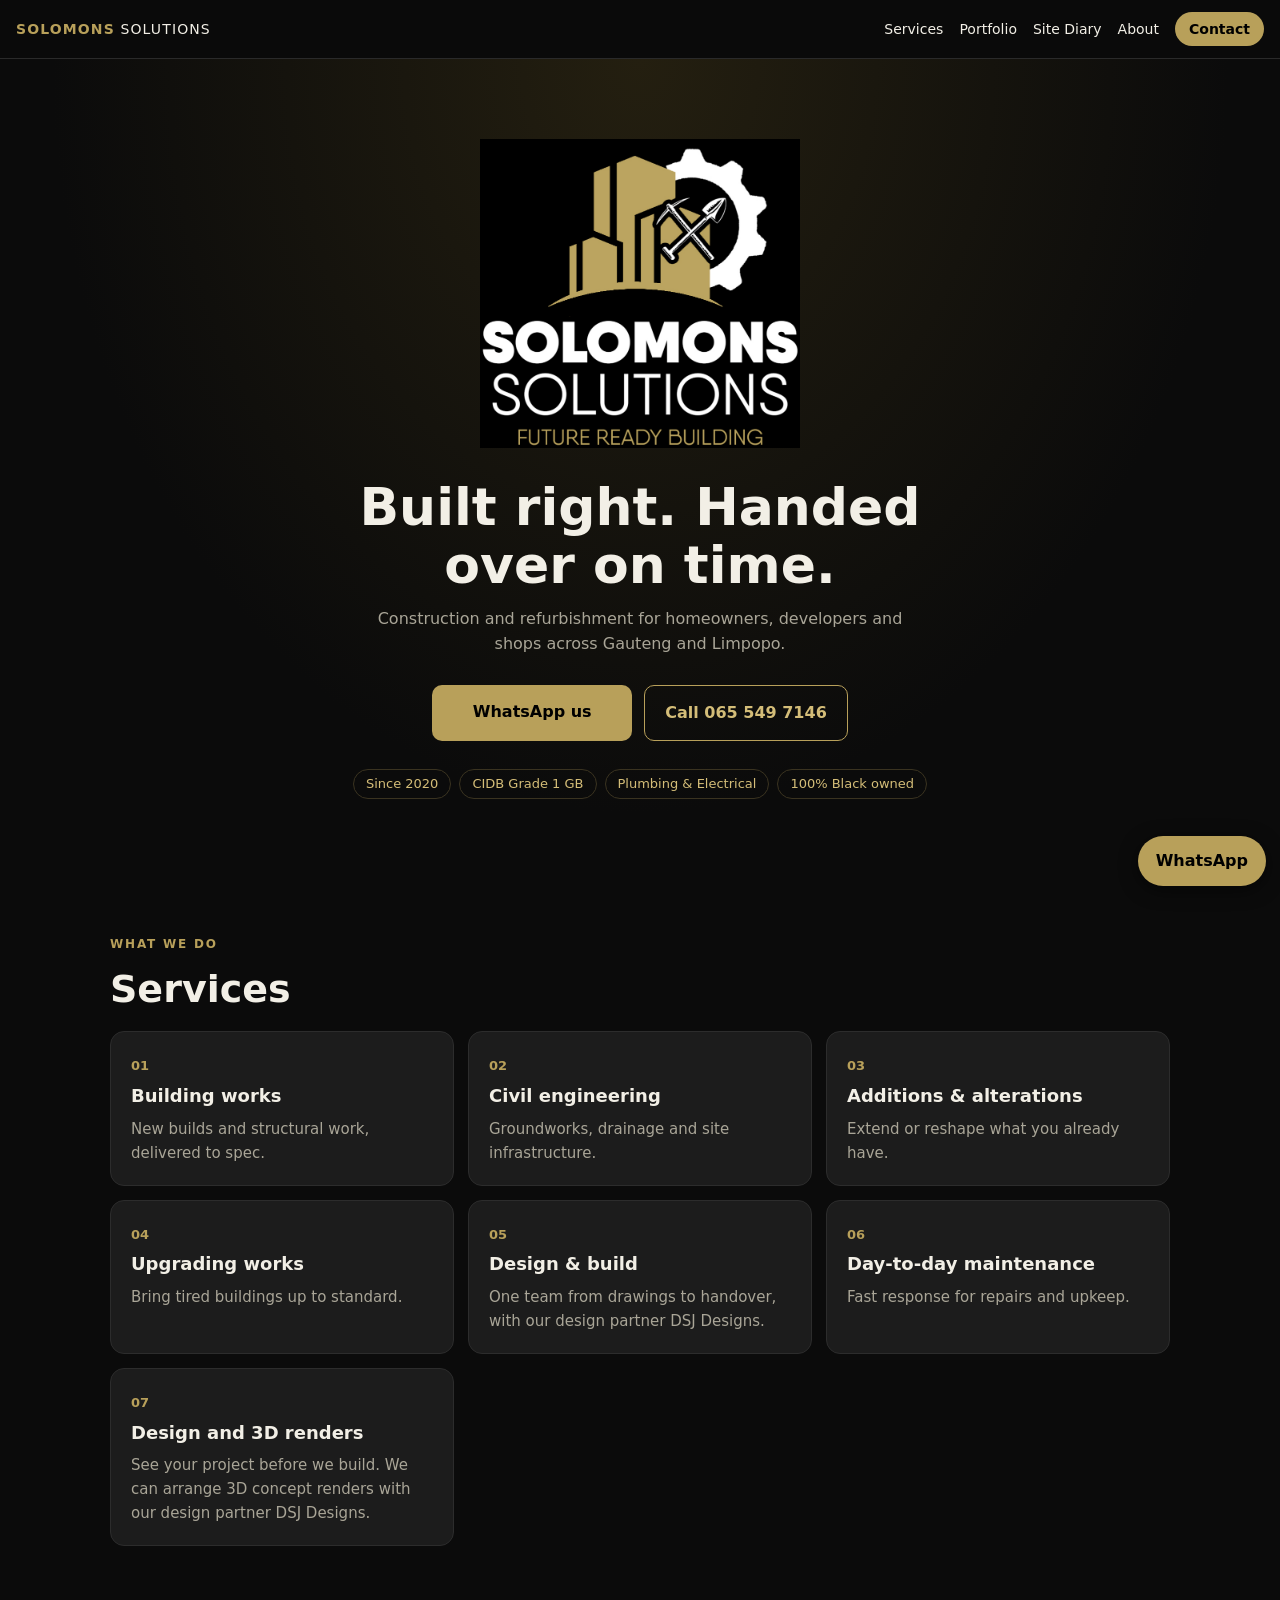
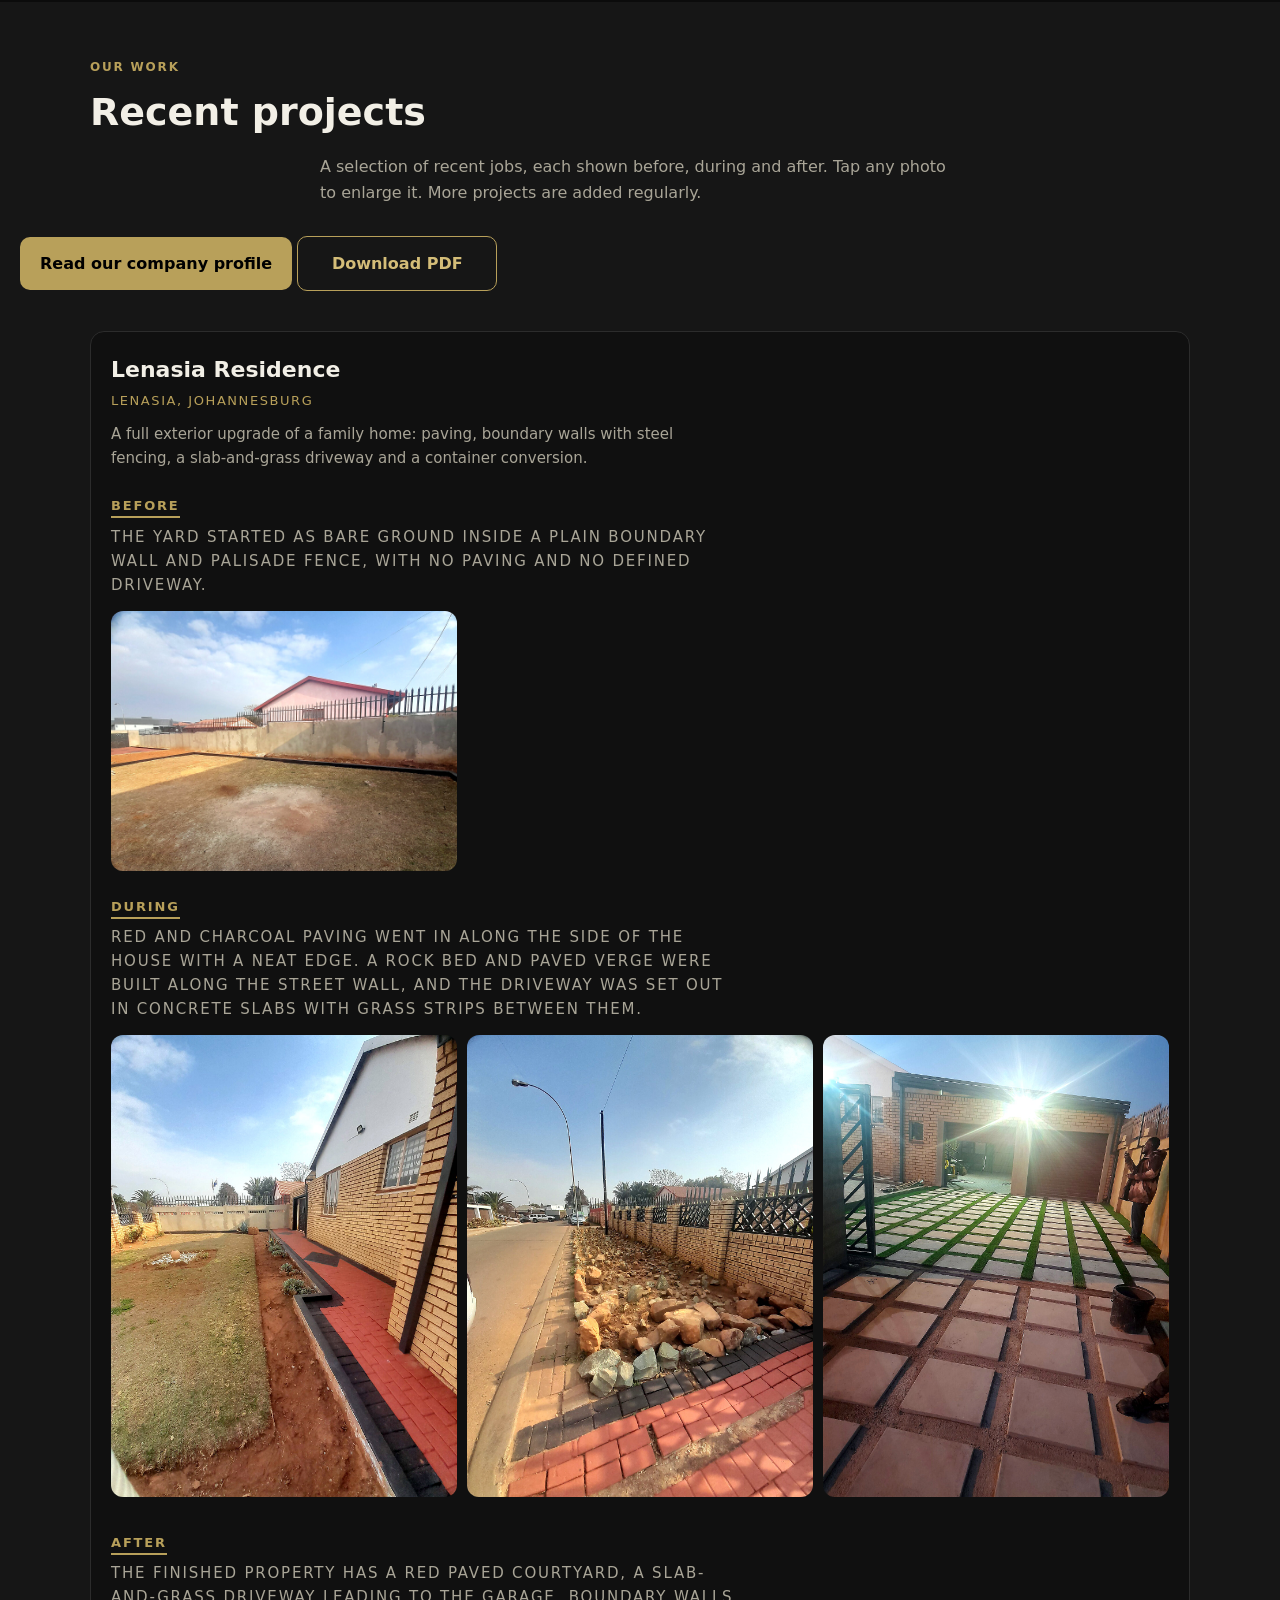
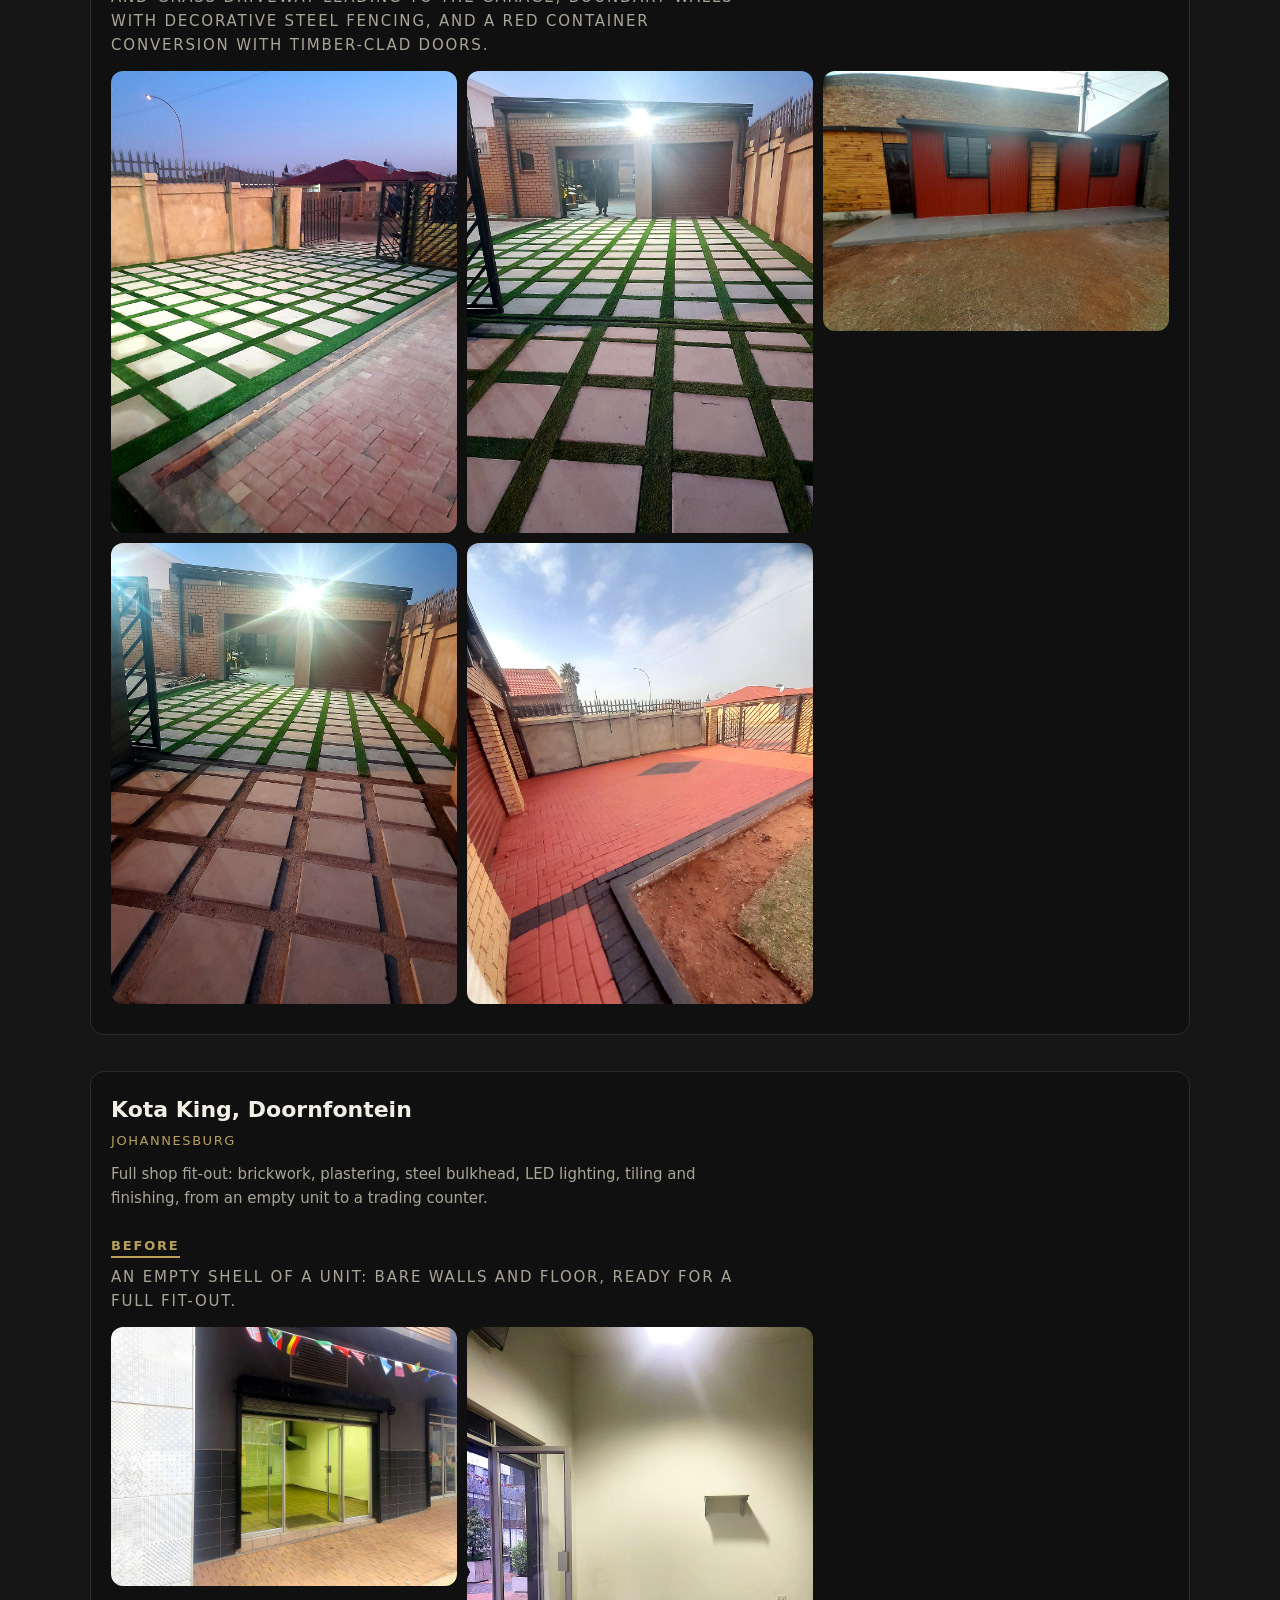
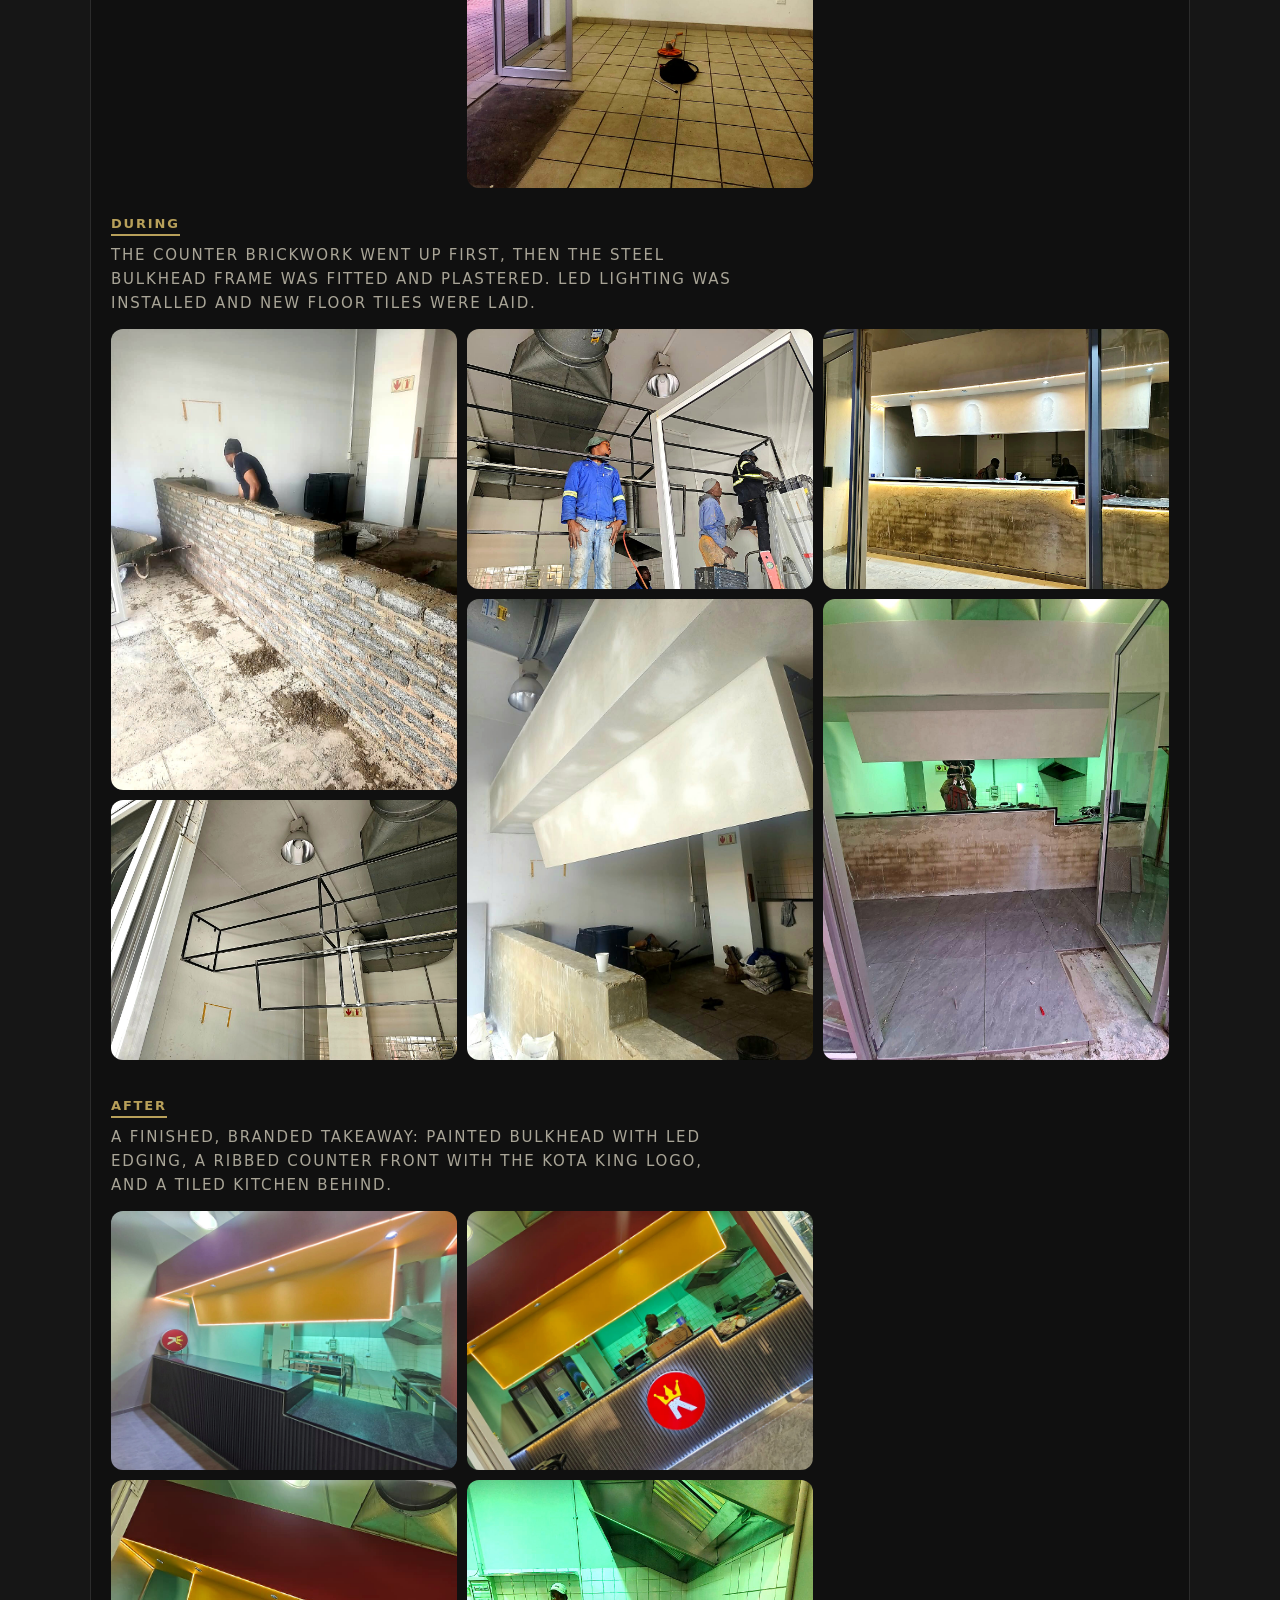
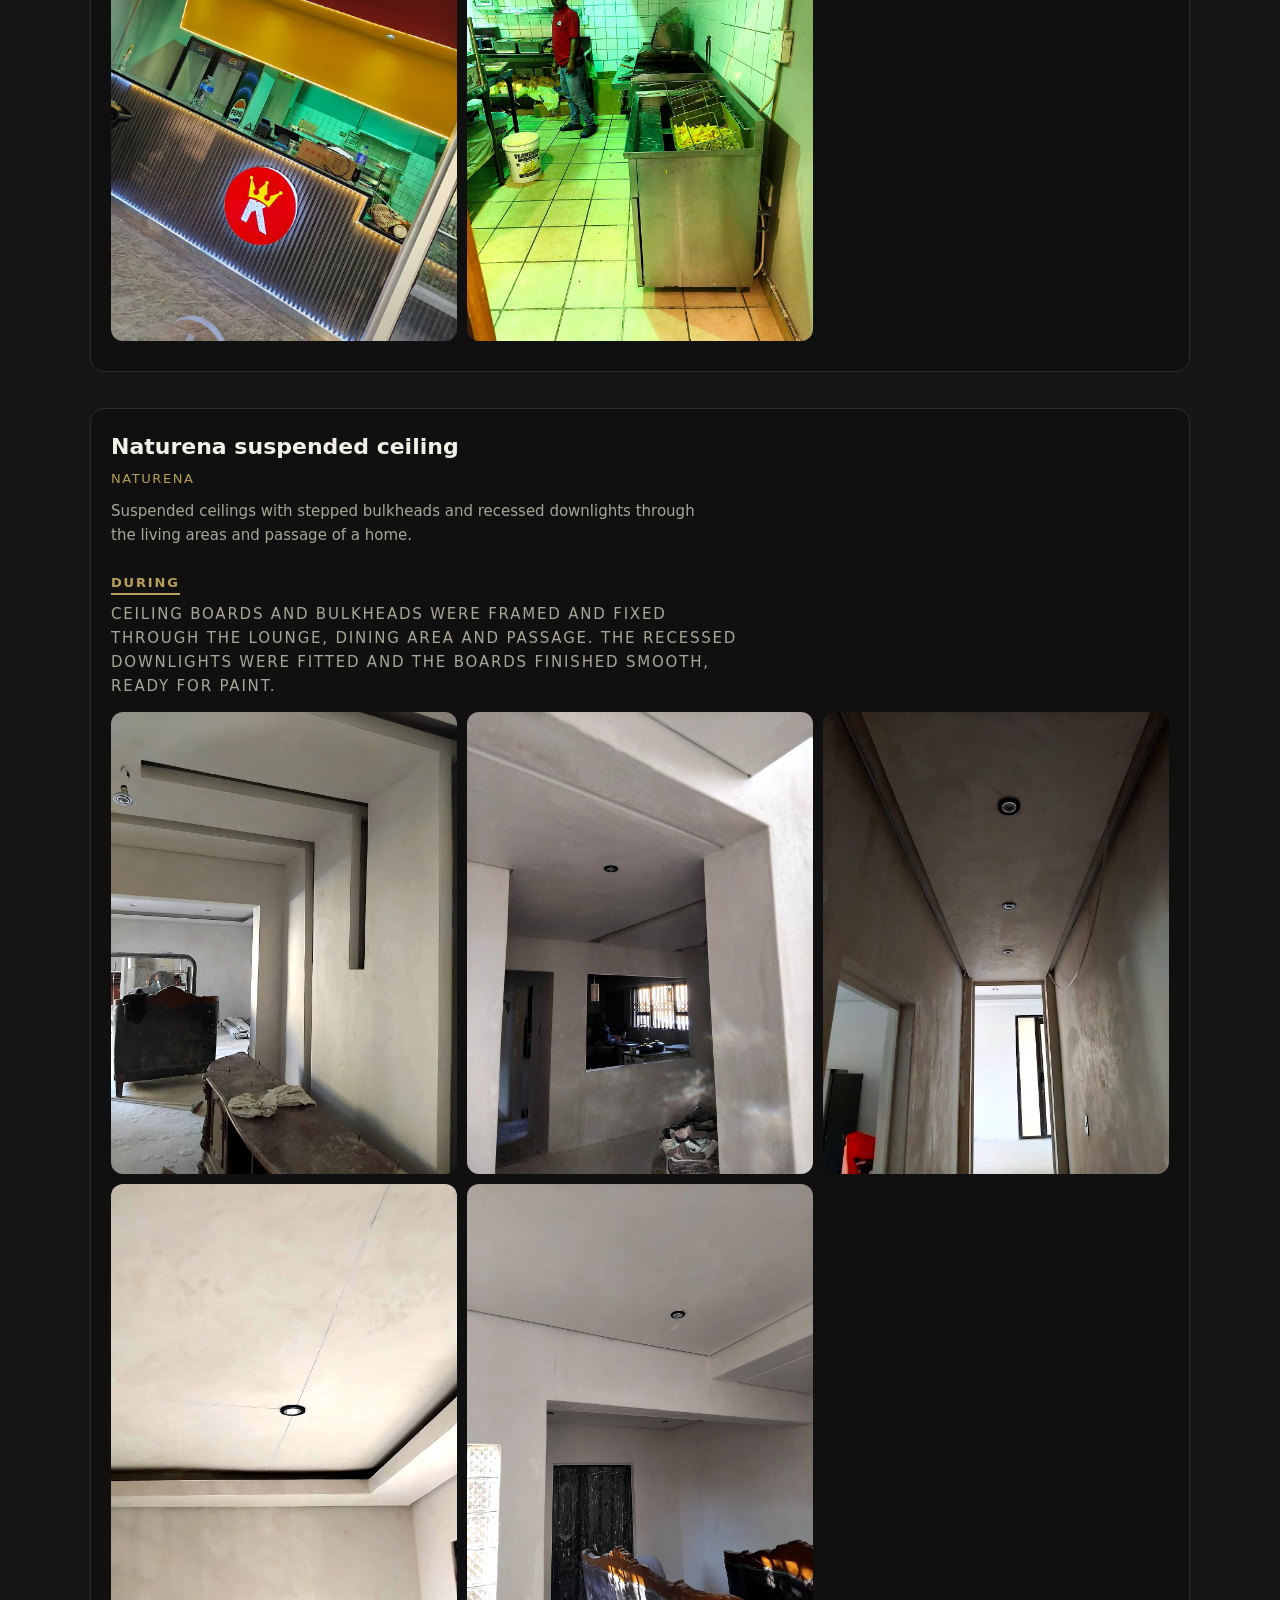
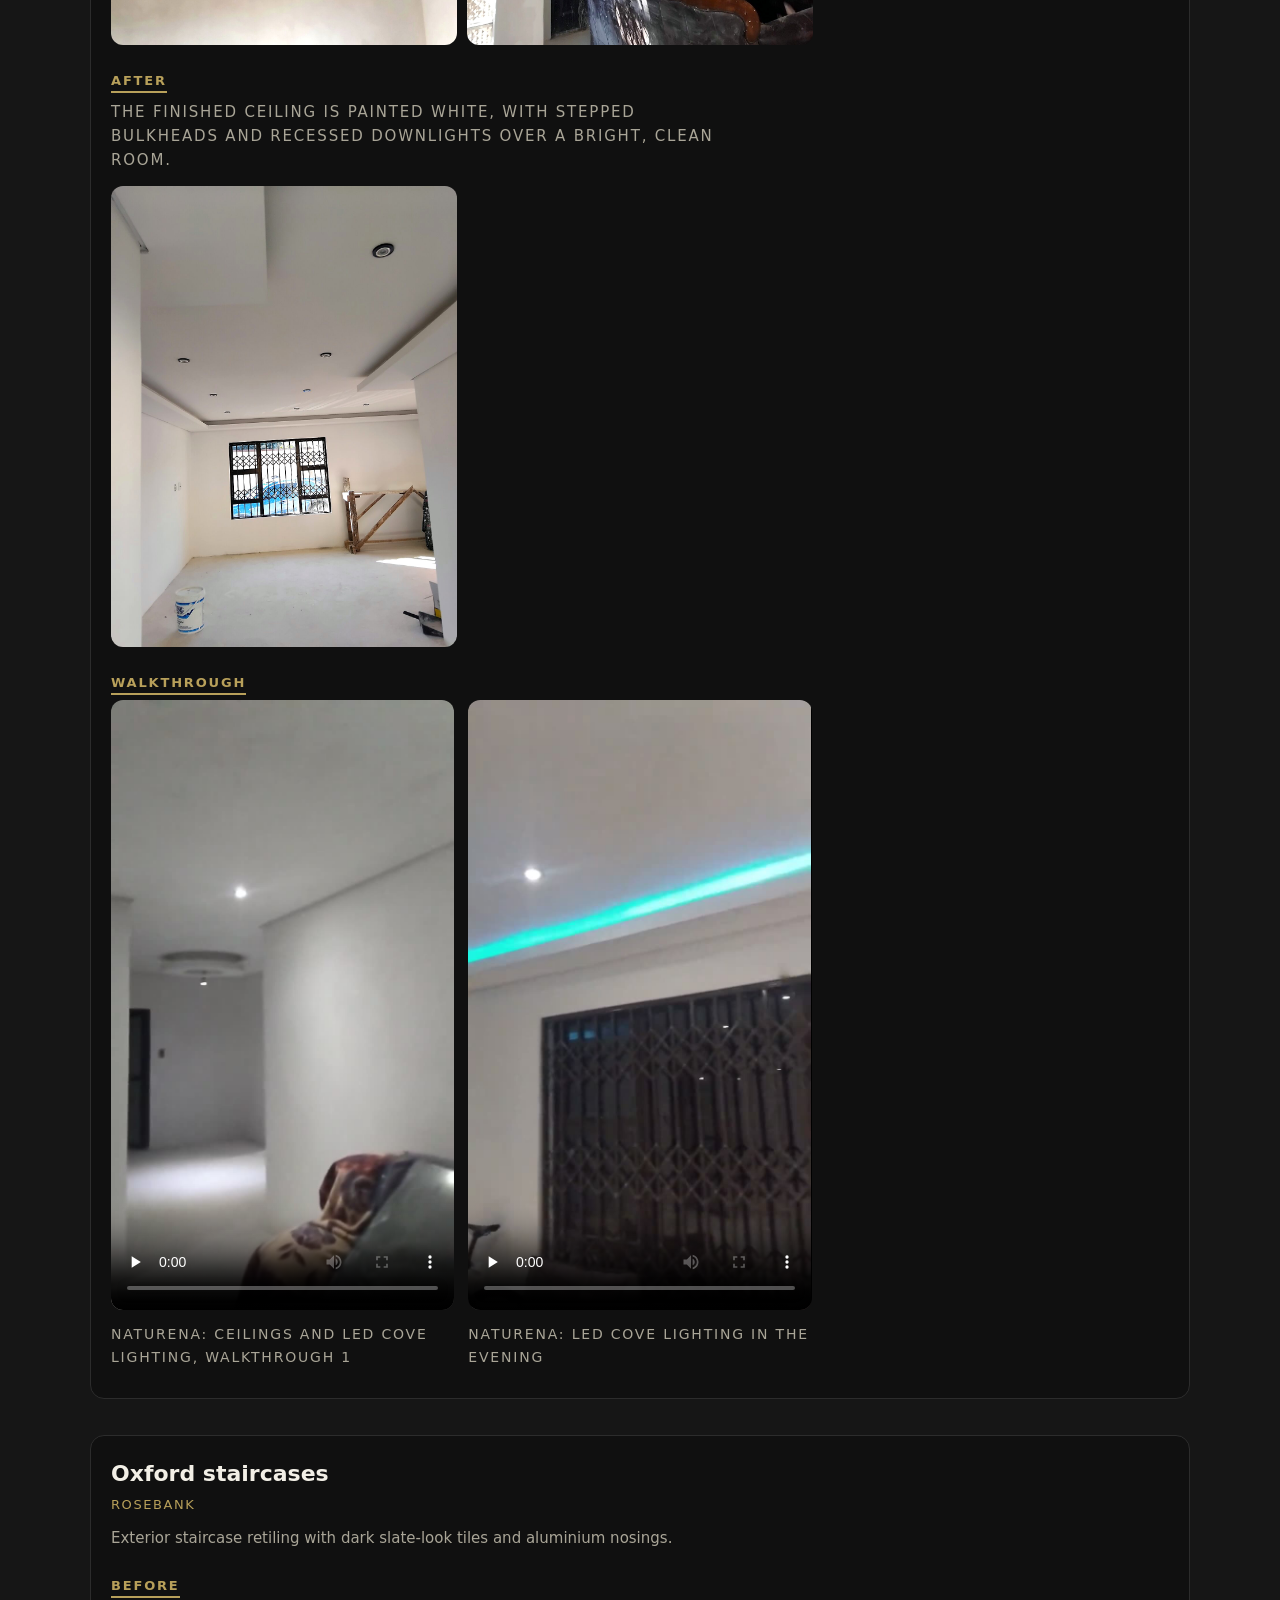
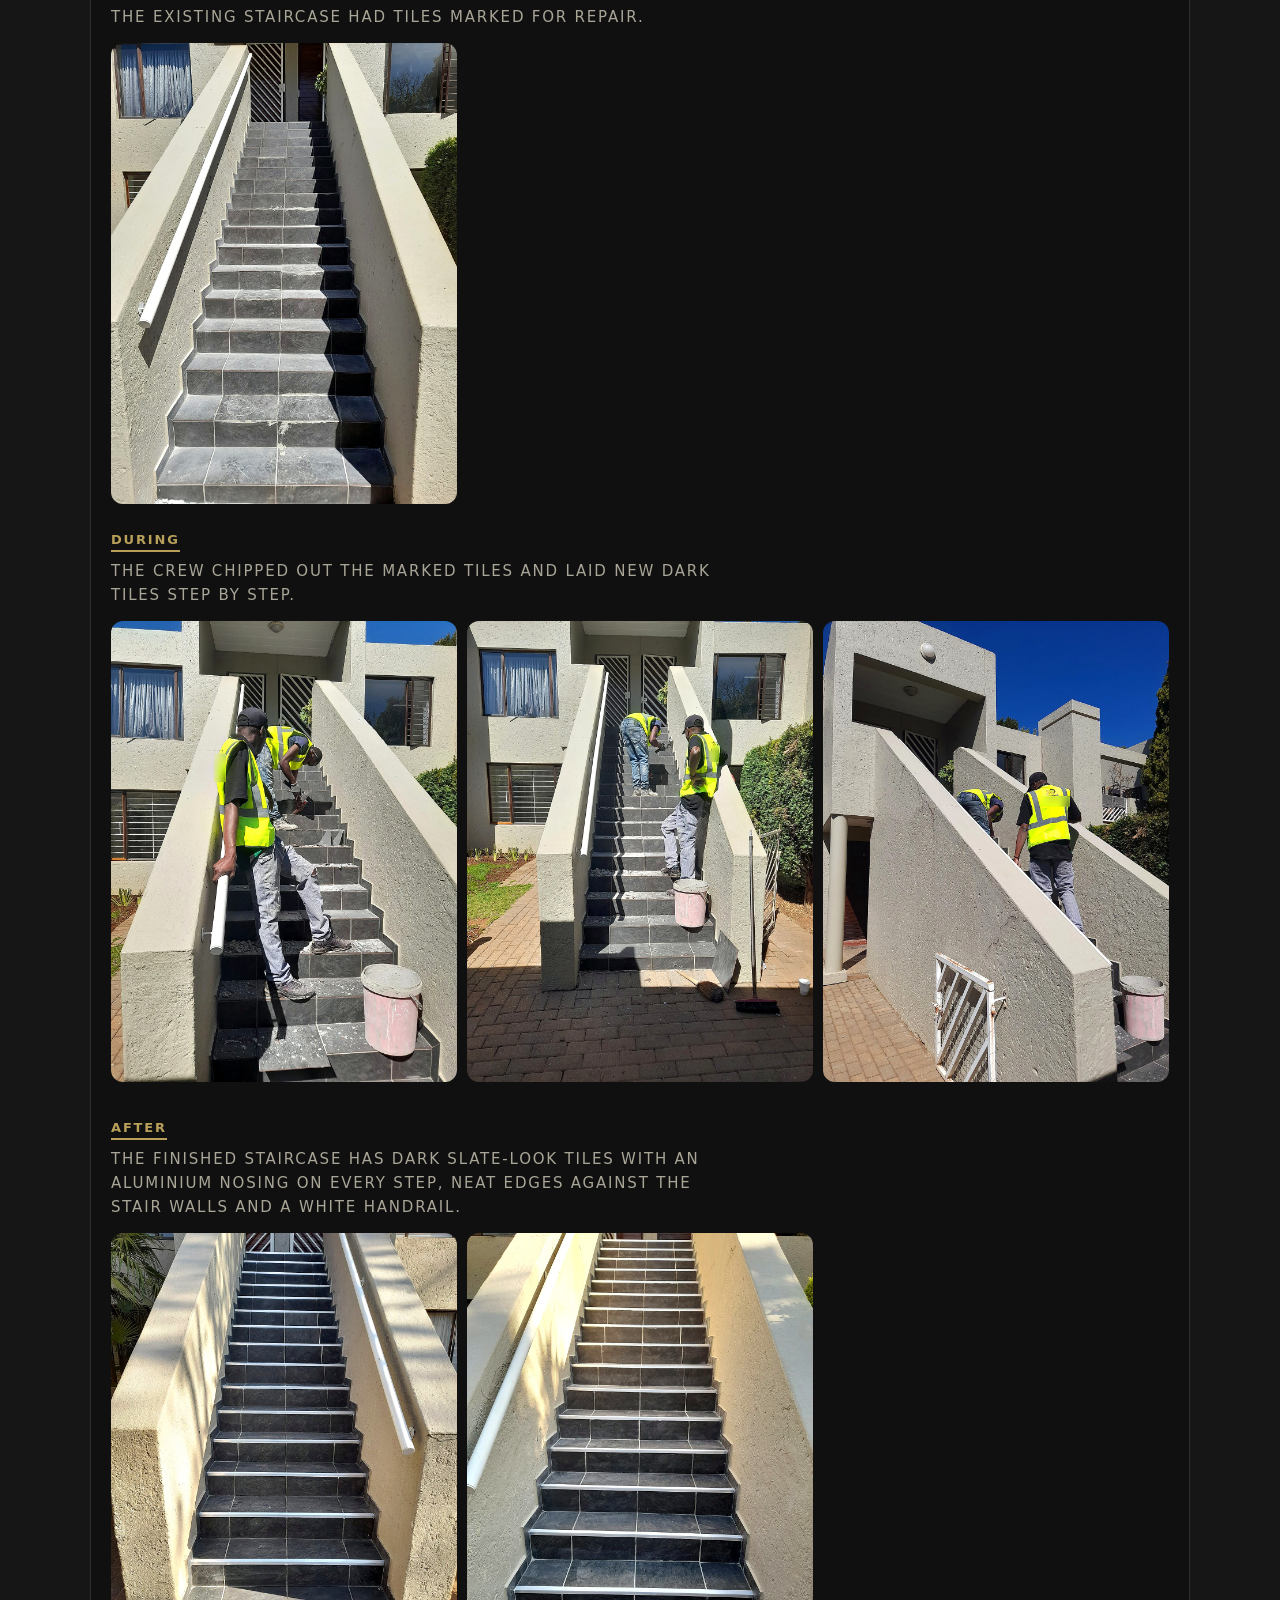
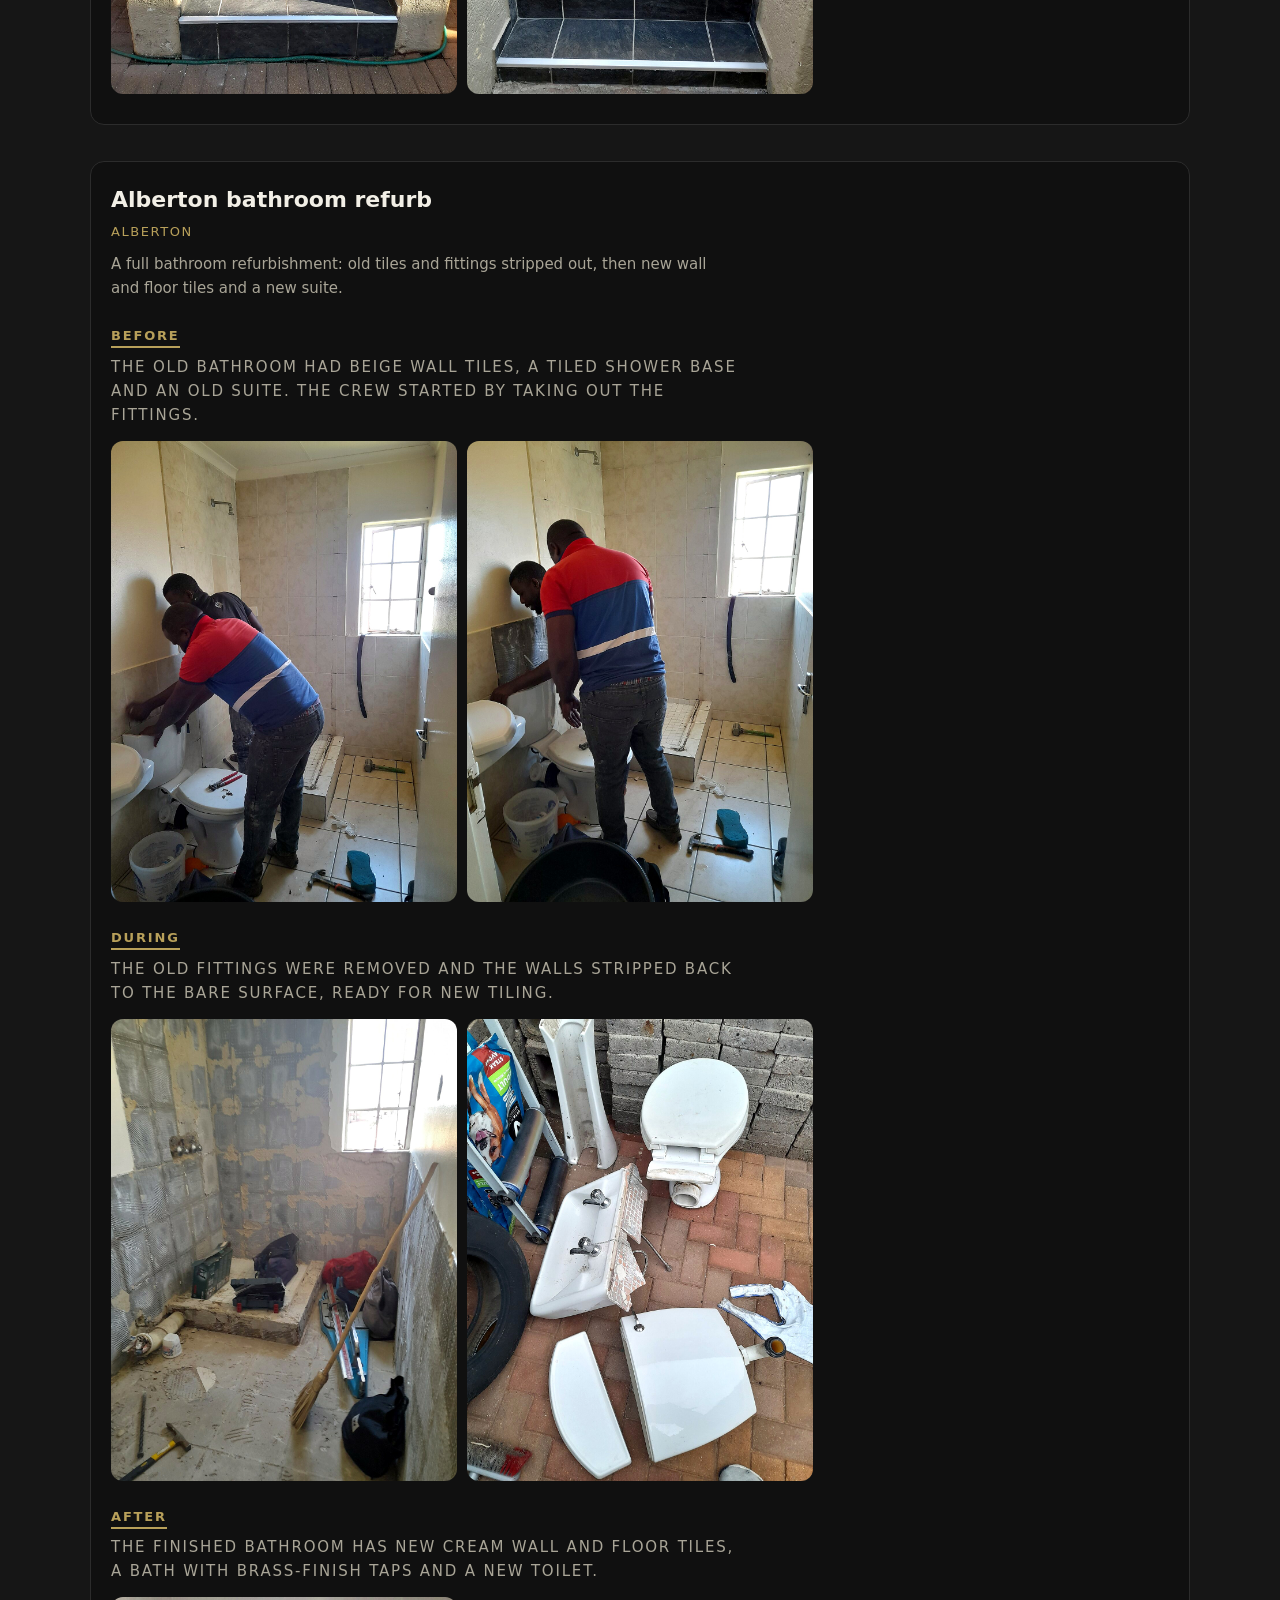
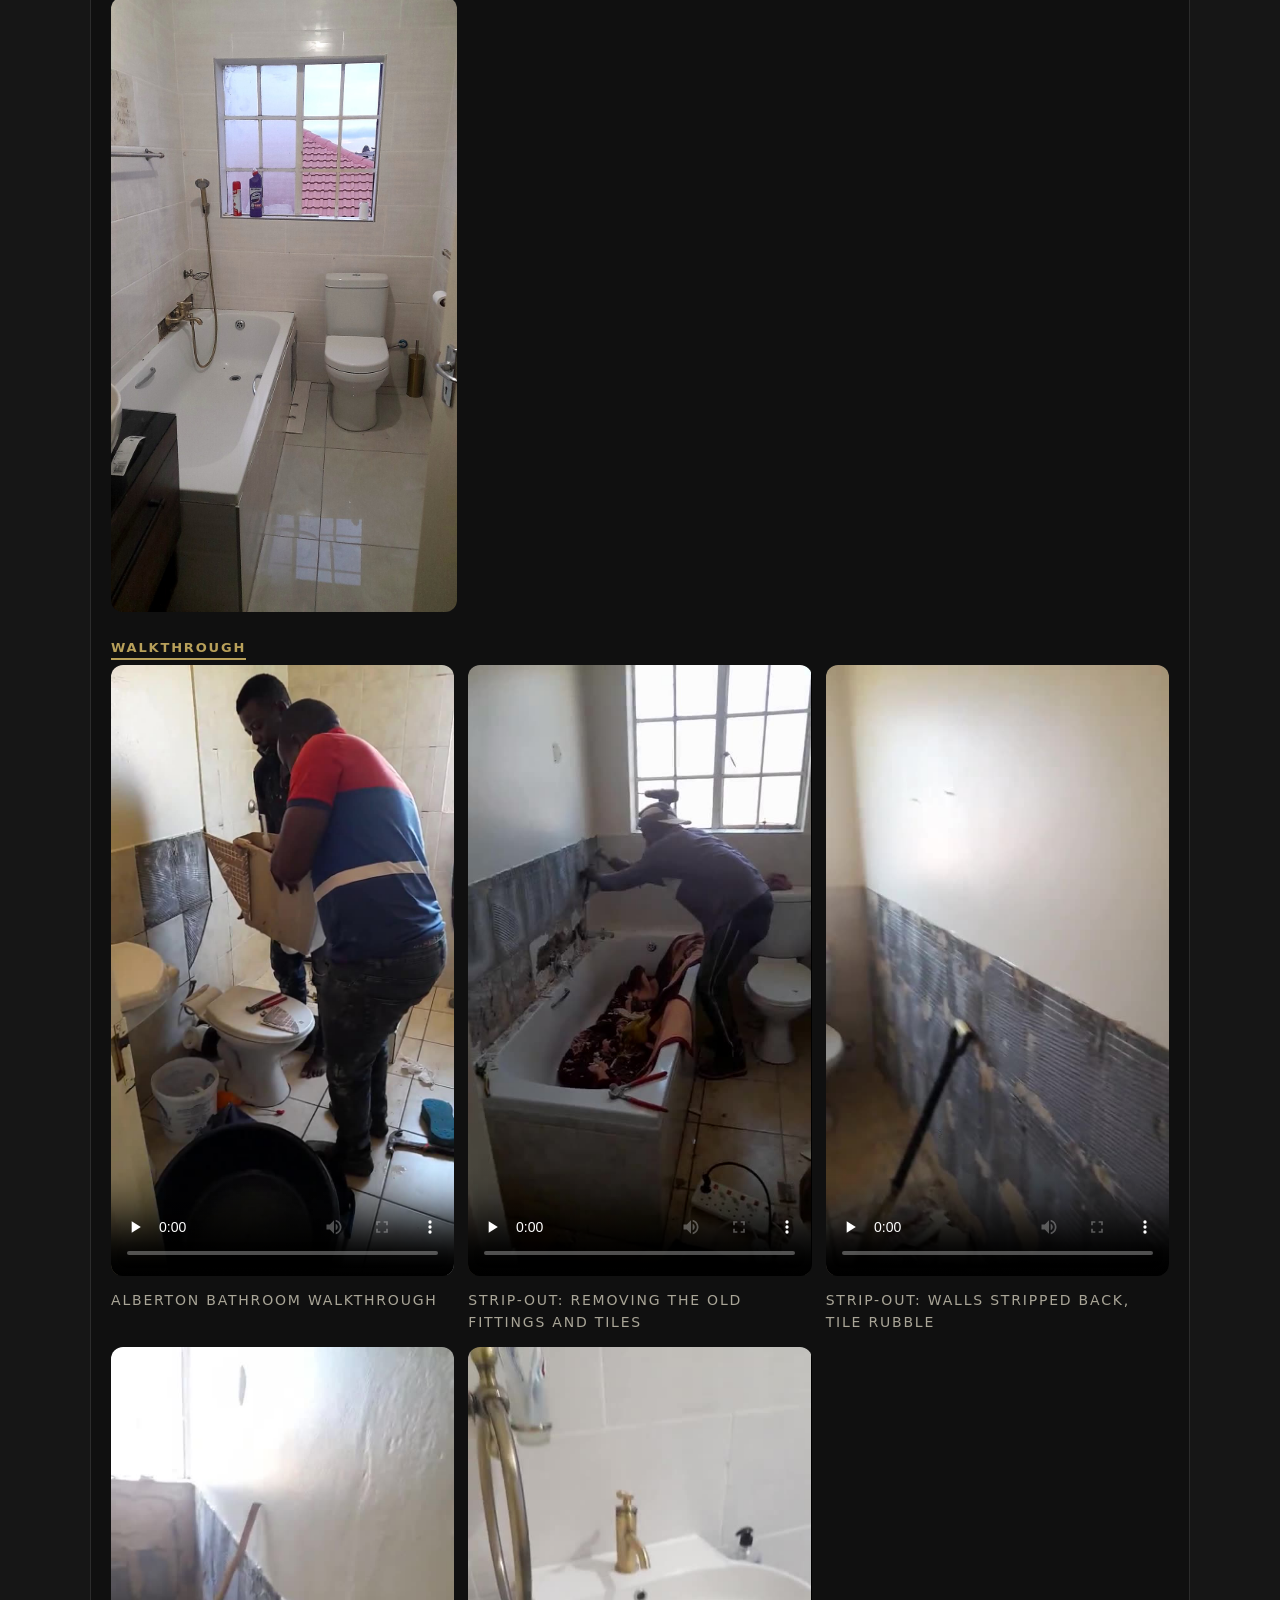
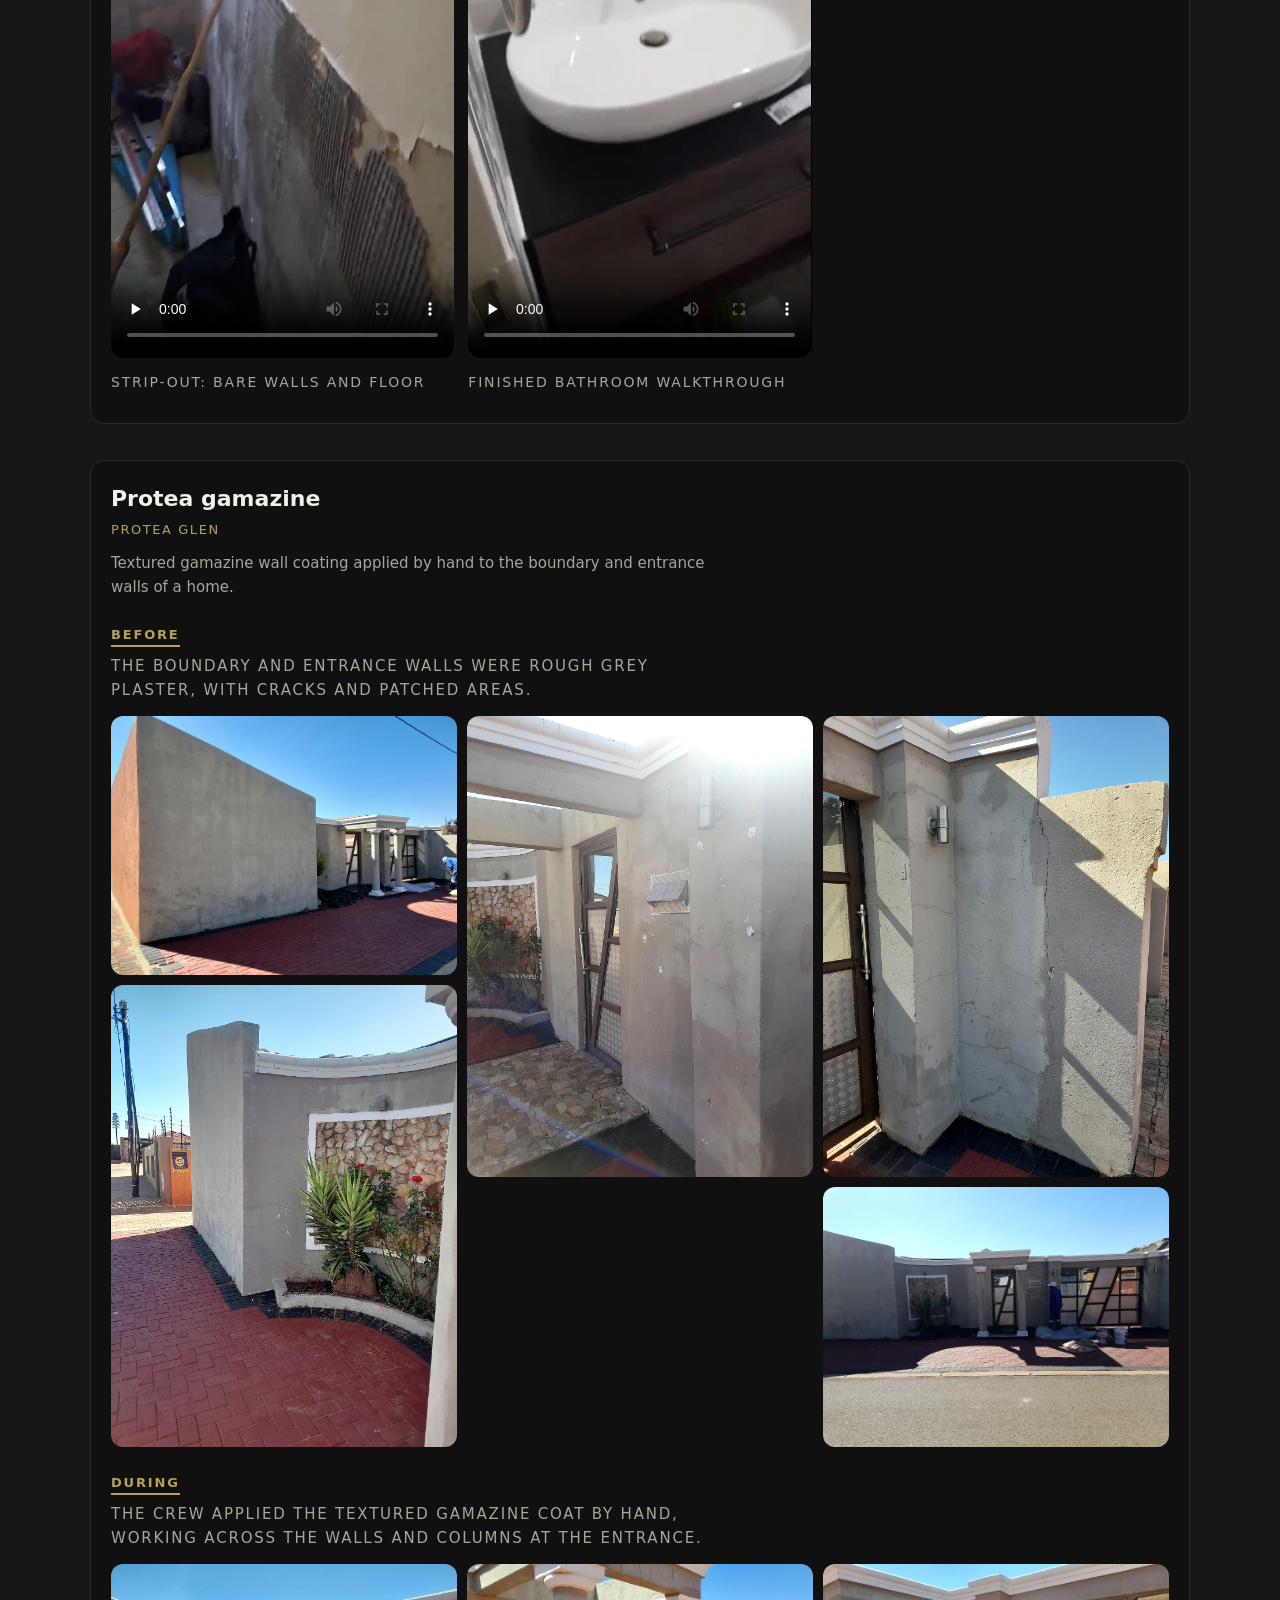
<file: index.html>
<!doctype html>
<html lang="en">
<head>
<meta charset="utf-8">
<meta name="viewport" content="width=device-width,initial-scale=1">
<title>Construction &amp; Renovation in Gauteng | Solomons Solutions</title>
<meta name="description" content="Solomons Solutions provides construction, renovations, additions, alterations and maintenance in Gauteng, including Johannesburg. Contact us for a quote.">
<meta property="og:title" content="Construction &amp; Renovation in Gauteng | Solomons Solutions">
<meta property="og:description" content="Solomons Solutions provides construction, renovations, additions, alterations and maintenance in Gauteng, including Johannesburg. Contact us for a quote.">
<meta property="og:image" content="img/logo-dark.png">
<link rel="icon" href="img/favicon.png">
<link rel="stylesheet" href="style.css?v=13">
<link rel="canonical" href="https://solomonssolutions.co.za/">
<meta property="og:url" content="https://solomonssolutions.co.za/">
<script type="application/ld+json">
{
  "@context": "https://schema.org",
  "@type": "GeneralContractor",
  "@id": "https://solomonssolutions.co.za/#business",
  "name": "Solomons Solutions",
  "legalName": "Solomons Solutions (Pty) Ltd",
  "url": "https://solomonssolutions.co.za/",
  "logo": "https://solomonssolutions.co.za/img/logo-dark.png",
  "telephone": "+27 65 549 7146",
  "email": "thabang.solomons@outlook.com",
  "areaServed": {
    "@type": "AdministrativeArea",
    "name": "Gauteng"
  },
  "contactPoint": {
    "@type": "ContactPoint",
    "contactType": "customer enquiries",
    "telephone": "+27 61 656 2415",
    "url": "https://wa.me/27616562415"
  }
}
</script>
</head>
<body>
<header class="nav">
  <a class="brand" href="#top" aria-label="Solomons Solutions"><span>SOLOMONS</span> SOLUTIONS</a>
  <nav>
    <a href="#services">Services</a><a href="#portfolio">Portfolio</a><a href="#diary">Site Diary</a><a href="#about">About</a><a href="#contact" class="pill">Contact</a>
  </nav>
</header>

<main id="top">
<section class="hero">
  <img class="logo" src="img/logo-dark.png" alt="Solomons Solutions - Future Ready Building" width="320">
  <h1>Built right. Handed over on time.</h1>
  <p>Construction and refurbishment for homeowners, developers and shops across Gauteng and Limpopo.</p>
  <div class="cta">
    <a class="btn gold" href="https://wa.me/27616562415?text=Hi%20Solomons%20Solutions%2C%20I%27d%20like%20a%20quote.">WhatsApp us</a>
    <a class="btn ghost" href="tel:+27655497146">Call 065 549 7146</a>
  </div>
  <ul class="badges"><li>Since 2020</li><li>CIDB Grade 1 GB</li><li>Plumbing &amp; Electrical</li><li>100% Black owned</li></ul>
</section>

<section id="services" class="sec">
  <p class="eyebrow">What we do</p><h2>Services</h2>
  <div class="grid">
    <article><b>01</b><h3>Building works</h3><p>New builds and structural work, delivered to spec.</p></article>
    <article><b>02</b><h3>Civil engineering</h3><p>Groundworks, drainage and site infrastructure.</p></article>
    <article><b>03</b><h3>Additions &amp; alterations</h3><p>Extend or reshape what you already have.</p></article>
    <article><b>04</b><h3>Upgrading works</h3><p>Bring tired buildings up to standard.</p></article>
    <article><b>05</b><h3>Design &amp; build</h3><p>One team from drawings to handover, with our design partner DSJ Designs.</p></article>
    <article><b>06</b><h3>Day-to-day maintenance</h3><p>Fast response for repairs and upkeep.</p></article>
    <article><b>07</b><h3>Design and 3D renders</h3><p>See your project before we build. We can arrange 3D concept renders with our design partner DSJ Designs.</p></article>
  </div>
</section>

<section id="portfolio" class="sec dark">
  <p class="eyebrow">Our work</p><h2>Recent projects</h2>
  <p class="lead">A selection of recent jobs, each shown before, during and after. Tap any photo to enlarge it. More projects are added regularly.</p>
  <a class="btn gold dl" href="profile.html">Read our company profile</a> <a class="btn ghost dl" href="profile/130-4-Solomons-Solutions-Company-Profile.pdf" download="Solomons-Solutions-Company-Profile.pdf">Download PDF</a>
  <div id="projects"></div>
</section>

<section id="renders" class="sec">
  <p class="eyebrow">Design and 3D renders</p><h2>3D concept renders</h2>
  <p class="lead">See your project before we build. We can arrange 3D concept renders of homes and spaces, produced with our design partner DSJ Designs, then build it for you. Design by DSJ Designs. Concept renders, not completed work.</p>
  <div class="rgrid">
    <figure><img src="renders/1-dsj-render-1.jpg" alt="3D concept render by DSJ Designs" loading="lazy"><figcaption>Concept render - design by DSJ Designs</figcaption></figure>
    <figure><img src="renders/2-dsj-render-2.jpg" alt="3D concept render by DSJ Designs" loading="lazy"><figcaption>Concept render - design by DSJ Designs</figcaption></figure>
    <figure><img src="renders/3-dsj-render-3.jpg" alt="3D concept render by DSJ Designs" loading="lazy"><figcaption>Concept render - design by DSJ Designs</figcaption></figure>
    <figure><img src="renders/4-dsj-render-4.jpg" alt="3D concept render by DSJ Designs" loading="lazy"><figcaption>Concept render - design by DSJ Designs</figcaption></figure>
    <figure><img src="renders/5-dsj-render-5.jpg" alt="3D concept render by DSJ Designs" loading="lazy"><figcaption>Concept render - design by DSJ Designs</figcaption></figure>
    <figure><img src="renders/6-dsj-render-6.jpg" alt="3D concept render by DSJ Designs" loading="lazy"><figcaption>Concept render - design by DSJ Designs</figcaption></figure>
  </div>
  <a class="btn gold" href="https://wa.me/27616562415">WhatsApp 061 656 2415</a>
  <style>.rgrid{display:grid;gap:14px;grid-template-columns:1fr;margin:20px 0}.rgrid figure{margin:0}.rgrid img{width:100%;height:auto;border-radius:12px;display:block}.rgrid figcaption{font-size:13px;color:#aaa;padding-top:6px}@media(min-width:760px){.rgrid{grid-template-columns:repeat(3,1fr)}}</style>
</section>

<section id="diary" class="sec">
  <p class="eyebrow">On site</p><h2>Site Diary</h2>
  <p class="lead">Walkthrough clips from site are inside the projects above, with more coming.</p>
  <div class="vids" id="vids"></div>
</section>

<section id="about" class="sec dark">
  <p class="eyebrow">About us</p><h2>Established in 2020</h2>
  <p class="lead">Solomons Solutions (Pty) Ltd works on public and private projects for developers, government bodies and homeowners. We care about safety, timely handover, fewer defects and less wasted material.</p>
  <div class="grid">
    <article><h3>Accredited</h3><p>CIDB grade 1 General Building, 1 Plumbing, 1 Electrical Building. NHBRC, ECB, plumbing and electrical certificates.</p></article>
    <article><h3>Where we work</h3><p>Based in Gauteng and Limpopo. We take on work in other provinces and neighbouring countries too.</p></article>
    <article><h3>Partners</h3><p><b>DSJ Designs</b> - design, architecture and 3D rendering.<br><b>Moleme R</b> - marketing and distribution.</p></article>
    <article><h3>How we work</h3><p>Regular site visits by senior management, quick answers to client queries and custom services on request.</p></article>
  </div>
</section>

<section id="contact" class="sec">
  <p class="eyebrow">Get a quote</p><h2>Contact</h2>
  <div class="grid contact">
    <a class="card" href="https://wa.me/27616562415?text=Hi%20Solomons%20Solutions%2C%20I%27d%20like%20a%20quote."><small>WhatsApp</small><b>061 656 2415</b></a>
    <a class="card" href="tel:+27655497146"><small>Call</small><b>065 549 7146</b></a>
    <a class="card" href="mailto:thabang.solomons@outlook.com"><small>Email</small><b>thabang.solomons@outlook.com</b></a>
<a class="card" href="https://docs.google.com/forms/d/e/1FAIpQLSd4P9UNQbZ83FMfPlmQPFQL6wtM42ep-0UbhyklC8WEgCADHw/viewform" target="_blank" rel="noopener"><small>Box shop enquiry</small><b>Fill in our quick form</b></a>
  </div>
</section>
</main>

<footer>
  <img src="img/logo-dark.png" alt="" width="90">
  <p>&copy; <span id="yr">2026</span> Solomons Solutions (Pty) Ltd. Reg. 2020/240077/07</p>
</footer>
<a class="wa-float" href="https://wa.me/27616562415" aria-label="Chat on WhatsApp">WhatsApp</a>
<div id="lb"><button class="x" aria-label="Close">&times;</button><button class="pv" aria-label="Previous">&#8249;</button><img alt=""><div class="cap"></div><button class="nx" aria-label="Next">&#8250;</button></div>
<script src="gallery.js?v=14"></script>
</body>
</html>
</file>
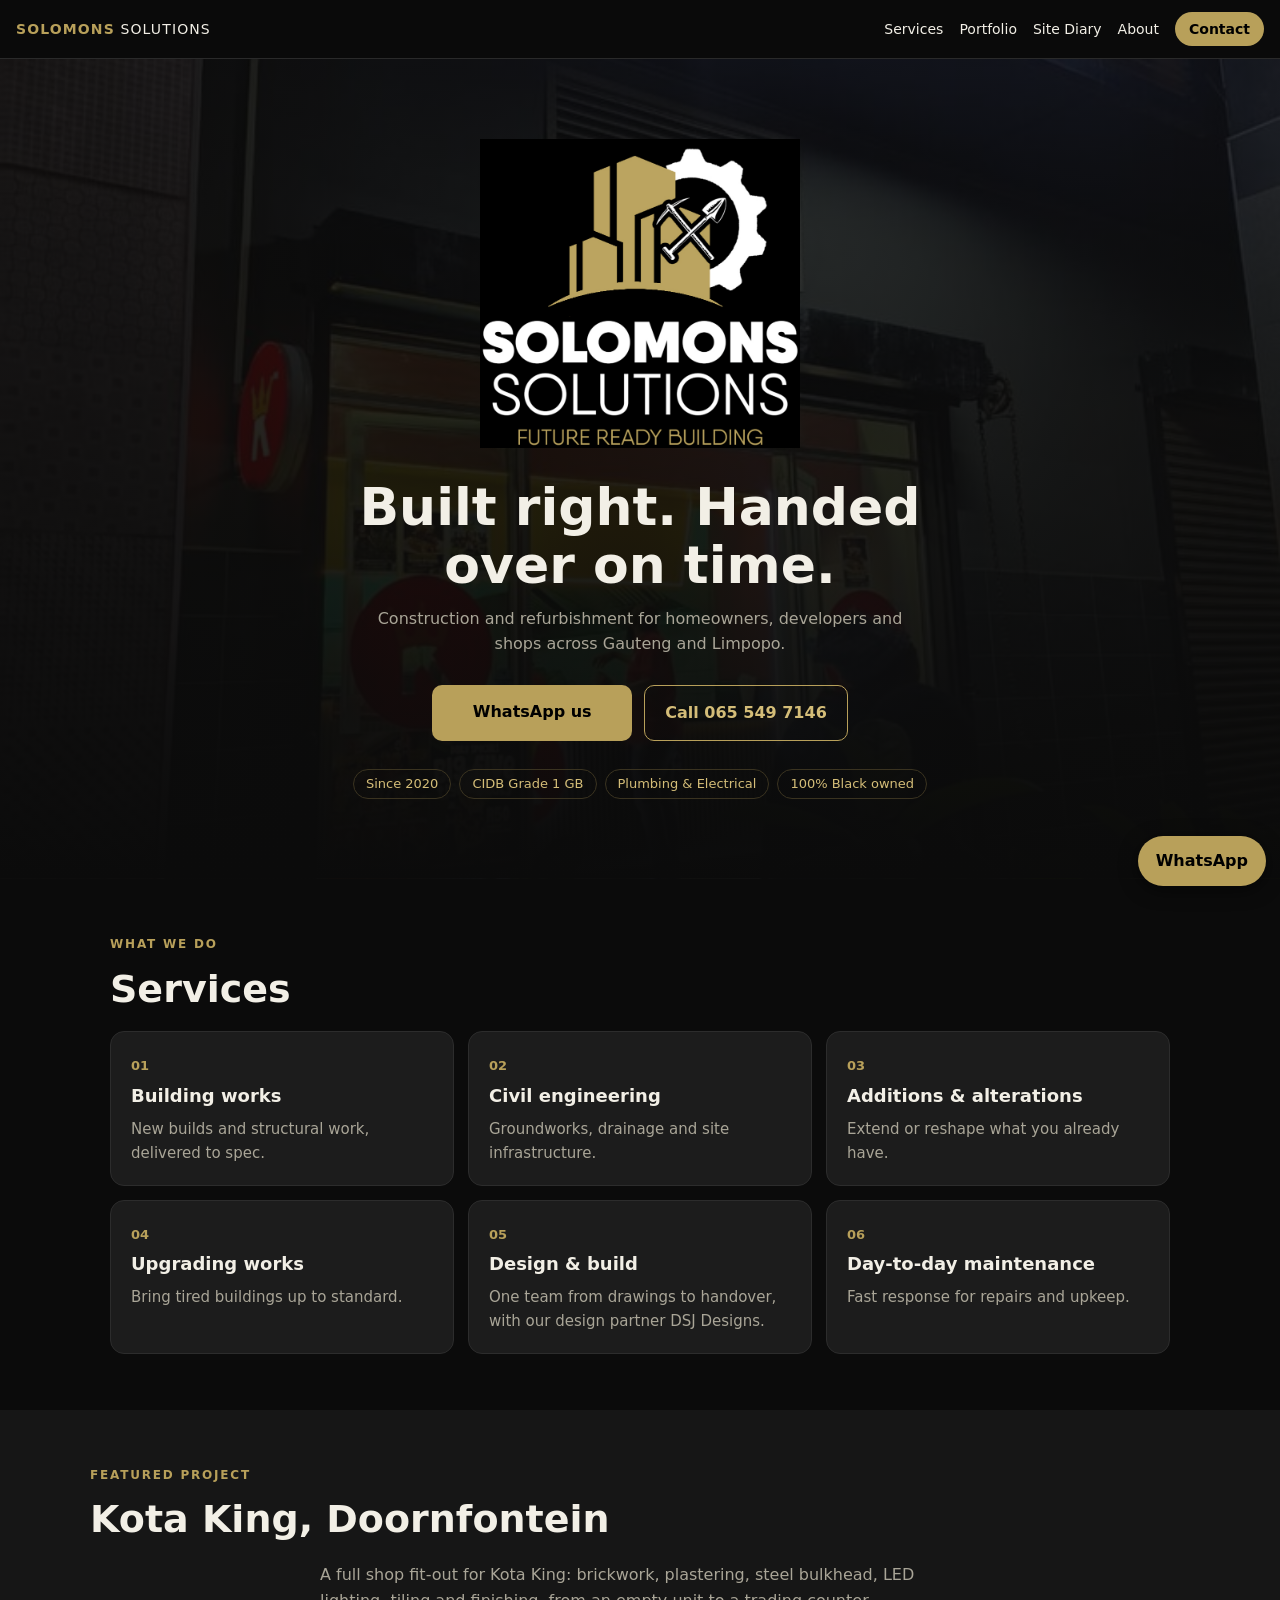
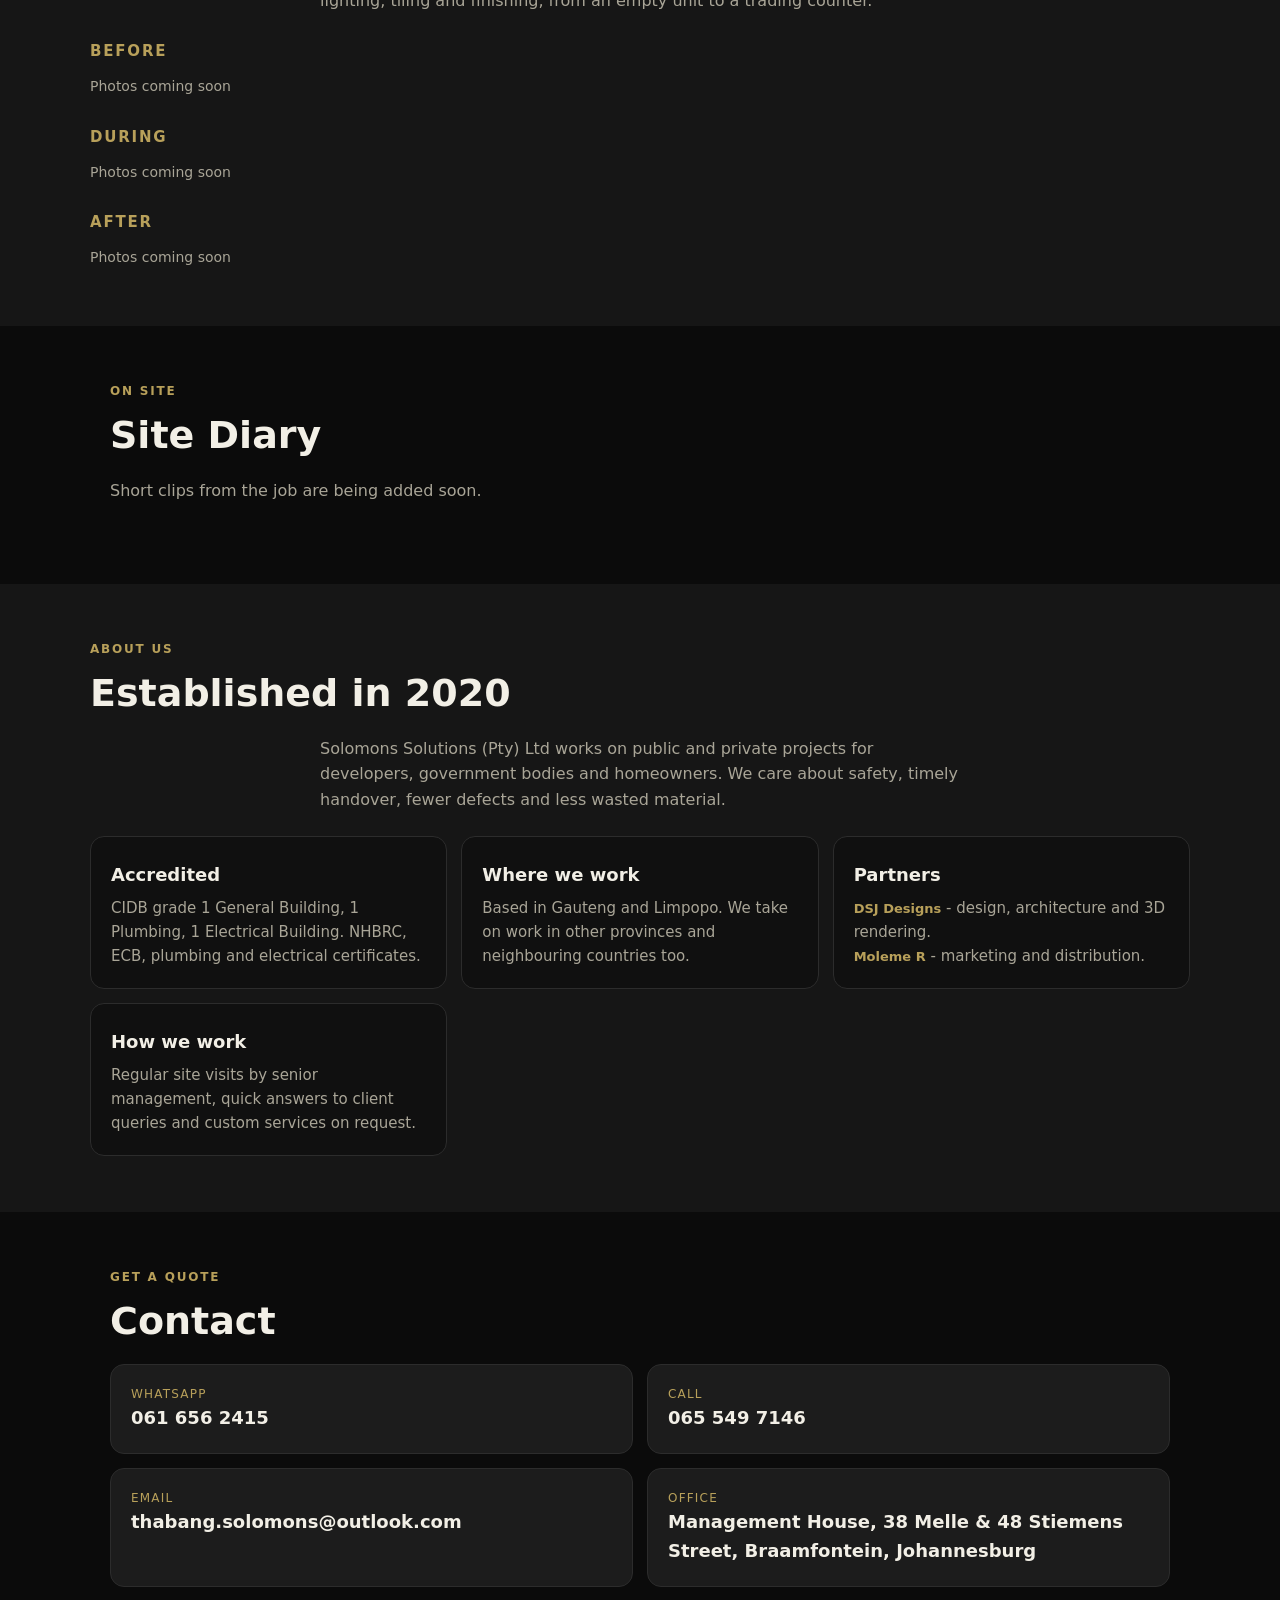
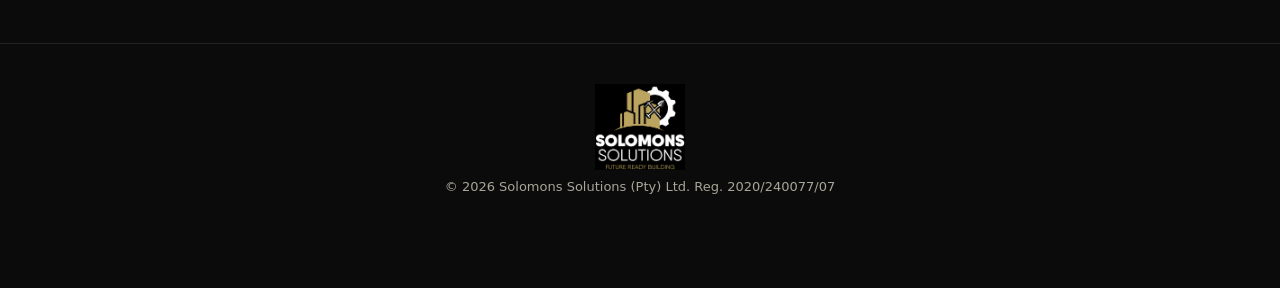
<file: 1-index.html>
<!doctype html>
<html lang="en">
<head>
<meta charset="utf-8">
<meta name="viewport" content="width=device-width,initial-scale=1">
<title>Solomons Solutions | Future Ready Building | Johannesburg</title>
<meta name="description" content="Solomons Solutions (Pty) Ltd: building works, civil engineering, additions and alterations, upgrades, design and build, and maintenance in Gauteng and Limpopo.">
<meta property="og:title" content="Solomons Solutions | Future Ready Building">
<meta property="og:description" content="Construction and refurbishment in Gauteng and Limpopo. CIDB graded.">
<meta property="og:image" content="img/logo-dark.png">
<link rel="icon" href="img/favicon.png">
<link rel="stylesheet" href="style.css">
</head>
<body>
<header class="nav">
  <a class="brand" href="#top" aria-label="Solomons Solutions"><span>SOLOMONS</span> SOLUTIONS</a>
  <nav>
    <a href="#services">Services</a><a href="#portfolio">Portfolio</a><a href="#diary">Site Diary</a><a href="#about">About</a><a href="#contact" class="pill">Contact</a>
  </nav>
</header>

<main id="top">
<section class="hero" style="background-image:linear-gradient(rgba(11,11,11,.8),#0b0b0b),url(img/hero.jpg);background-size:cover;background-position:center">
  <img class="logo" src="img/logo-dark.png" alt="Solomons Solutions - Future Ready Building" width="320">
  <h1>Built right. Handed over on time.</h1>
  <p>Construction and refurbishment for homeowners, developers and shops across Gauteng and Limpopo.</p>
  <div class="cta">
    <a class="btn gold" href="https://wa.me/27616562415?text=Hi%20Solomons%20Solutions%2C%20I%27d%20like%20a%20quote.">WhatsApp us</a>
    <a class="btn ghost" href="tel:+27655497146">Call 065 549 7146</a>
  </div>
  <ul class="badges"><li>Since 2020</li><li>CIDB Grade 1 GB</li><li>Plumbing &amp; Electrical</li><li>100% Black owned</li></ul>
</section>

<section id="services" class="sec">
  <p class="eyebrow">What we do</p><h2>Services</h2>
  <div class="grid">
    <article><b>01</b><h3>Building works</h3><p>New builds and structural work, delivered to spec.</p></article>
    <article><b>02</b><h3>Civil engineering</h3><p>Groundworks, drainage and site infrastructure.</p></article>
    <article><b>03</b><h3>Additions &amp; alterations</h3><p>Extend or reshape what you already have.</p></article>
    <article><b>04</b><h3>Upgrading works</h3><p>Bring tired buildings up to standard.</p></article>
    <article><b>05</b><h3>Design &amp; build</h3><p>One team from drawings to handover, with our design partner DSJ Designs.</p></article>
    <article><b>06</b><h3>Day-to-day maintenance</h3><p>Fast response for repairs and upkeep.</p></article>
  </div>
</section>

<section id="portfolio" class="sec dark">
  <p class="eyebrow">Featured project</p><h2>Kota King, Doornfontein</h2>
  <p class="lead">A full shop fit-out for Kota King: brickwork, plastering, steel bulkhead, LED lighting, tiling and finishing, from an empty unit to a trading counter.</p>
  <h3 class="stage">Before</h3><div class="gal" data-stage="before"></div>
  <h3 class="stage">During</h3><div class="gal" data-stage="during"></div>
  <h3 class="stage">After</h3><div class="gal" data-stage="after"></div>
</section>

<section id="diary" class="sec">
  <p class="eyebrow">On site</p><h2>Site Diary</h2>
  <p class="lead">Short clips from the job are being added soon.</p>
  <div class="vids" id="vids"></div>
</section>

<section id="about" class="sec dark">
  <p class="eyebrow">About us</p><h2>Established in 2020</h2>
  <p class="lead">Solomons Solutions (Pty) Ltd works on public and private projects for developers, government bodies and homeowners. We care about safety, timely handover, fewer defects and less wasted material.</p>
  <div class="grid">
    <article><h3>Accredited</h3><p>CIDB grade 1 General Building, 1 Plumbing, 1 Electrical Building. NHBRC, ECB, plumbing and electrical certificates.</p></article>
    <article><h3>Where we work</h3><p>Based in Gauteng and Limpopo. We take on work in other provinces and neighbouring countries too.</p></article>
    <article><h3>Partners</h3><p><b>DSJ Designs</b> - design, architecture and 3D rendering.<br><b>Moleme R</b> - marketing and distribution.</p></article>
    <article><h3>How we work</h3><p>Regular site visits by senior management, quick answers to client queries and custom services on request.</p></article>
  </div>
</section>

<section id="contact" class="sec">
  <p class="eyebrow">Get a quote</p><h2>Contact</h2>
  <div class="grid contact">
    <a class="card" href="https://wa.me/27616562415?text=Hi%20Solomons%20Solutions%2C%20I%27d%20like%20a%20quote."><small>WhatsApp</small><b>061 656 2415</b></a>
    <a class="card" href="tel:+27655497146"><small>Call</small><b>065 549 7146</b></a>
    <a class="card" href="mailto:thabang.solomons@outlook.com"><small>Email</small><b>thabang.solomons@outlook.com</b></a>
    <div class="card"><small>Office</small><b>Management House, 38 Melle &amp; 48 Stiemens Street, Braamfontein, Johannesburg</b></div>
  </div>
</section>
</main>

<footer>
  <img src="img/logo-dark.png" alt="" width="90">
  <p>&copy; <span id="yr">2026</span> Solomons Solutions (Pty) Ltd. Reg. 2020/240077/07</p>
</footer>
<a class="wa-float" href="https://wa.me/27616562415" aria-label="Chat on WhatsApp">WhatsApp</a>
<script src="gallery.js"></script>
</body>
</html>
</file>
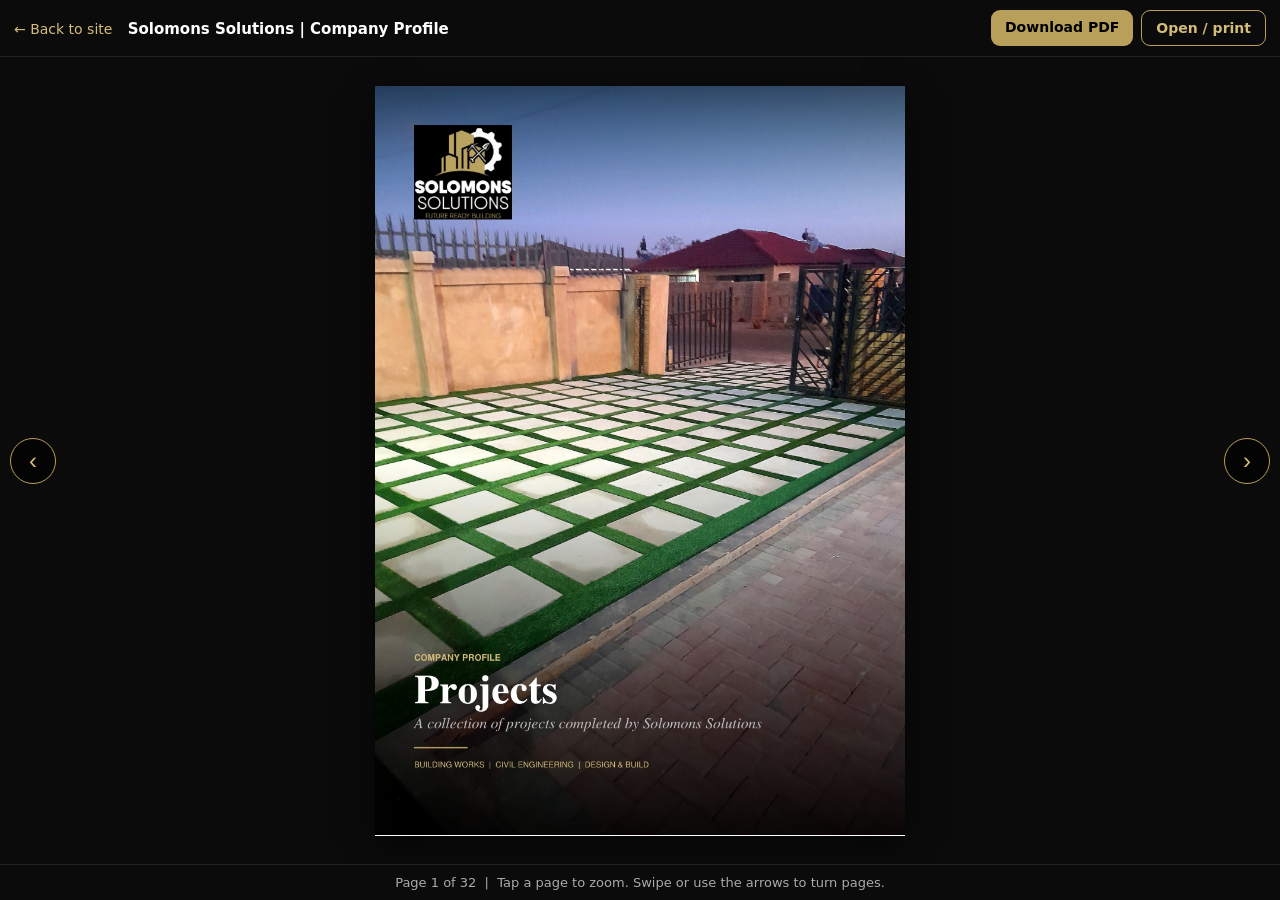
<file: profile.html>
<!doctype html>
<html lang="en"><head><meta charset="utf-8"><meta name="viewport" content="width=device-width,initial-scale=1">
<title>Company Profile | Solomons Solutions</title>
<meta name="description" content="Solomons Solutions company profile: services, values and completed projects. Read online, download or print.">
<link rel="icon" href="img/favicon.png">
<style>
:root{--g:#b8a05a;--g2:#d4bd78}
*{box-sizing:border-box}html,body{margin:0;height:100%;background:#0b0b0b;color:#eee;font-family:system-ui,-apple-system,Segoe UI,Roboto,sans-serif}
body{display:flex;flex-direction:column}
header{display:flex;align-items:center;justify-content:space-between;gap:10px;padding:10px 14px;border-bottom:1px solid #222;flex-wrap:wrap}
header a.back{color:var(--g2);text-decoration:none;font-size:14px}
header b{color:#fff;font-size:15px}
.acts{display:flex;gap:8px;flex-wrap:wrap}
.btn{background:var(--g);color:#000;font-weight:700;border:0;border-radius:9px;padding:9px 14px;font-size:14px;text-decoration:none;cursor:pointer}
.btn.o{background:transparent;color:var(--g2);border:1px solid var(--g)}
main{flex:1;display:flex;align-items:center;justify-content:center;position:relative;overflow:auto;padding:12px;min-height:0}
#book{display:flex;gap:0;align-items:center;justify-content:center;max-height:100%;max-width:100%;touch-action:pan-y}
#book img{display:block;height:calc(100vh - 150px);max-width:100%;width:auto;object-fit:contain;background:#fff;box-shadow:0 8px 30px rgba(0,0,0,.6);cursor:zoom-in}
#book.two img{max-width:50%}
#book.zoom{align-items:flex-start;justify-content:flex-start;max-height:none;max-width:none}
#book.zoom img{height:auto;width:min(1400px,200vw);max-width:none;cursor:zoom-out}
.nav{position:absolute;top:50%;transform:translateY(-50%);background:rgba(0,0,0,.65);color:var(--g2);border:1px solid var(--g);border-radius:999px;width:46px;height:46px;font-size:24px;cursor:pointer;z-index:2}
#pv{left:10px}#nx{right:10px}
footer{padding:10px;text-align:center;color:#aaa;font-size:13px;border-top:1px solid #222}
@media print{body{background:#fff}header,footer,.nav{display:none}main{display:block;overflow:visible}#book{display:block}#book img{height:auto;width:100%;max-width:100%;box-shadow:none;page-break-after:always}}
</style></head><body>
<header><div><a class="back" href="./#portfolio">&larr; Back to site</a> &nbsp; <b>Solomons Solutions | Company Profile</b></div>
<div class="acts"><a class="btn" id="dl" href="profile/130-4-Solomons-Solutions-Company-Profile.pdf" download="Solomons-Solutions-Company-Profile.pdf">Download PDF</a><a class="btn o" id="pr" href="profile/130-4-Solomons-Solutions-Company-Profile.pdf" target="_blank" rel="noopener">Open / print</a></div></header>
<main><button class="nav" id="pv" aria-label="Previous page">&#8249;</button><div id="book"></div><button class="nav" id="nx" aria-label="Next page">&#8250;</button></main>
<footer><span id="pn"></span> &nbsp;|&nbsp; Tap a page to zoom. Swipe or use the arrows to turn pages.</footer>
<script>
var PAGES=["profile/131-43-pg-01.jpg", "profile/137-5-pg-02.jpg", "profile/132-45-pg-03.jpg", "profile/133-46-pg-04.jpg", "profile/134-47-pg-05.jpg", "profile/135-48-pg-06.jpg", "profile/136-49-pg-07.jpg", "profile/138-50-pg-08.jpg", "profile/139-51-pg-09.jpg", "profile/146-6-pg-10.jpg", "profile/140-53-pg-11.jpg", "profile/141-54-pg-12.jpg", "profile/142-55-pg-13.jpg", "profile/157-7-pg-14.jpg", "profile/143-57-pg-15.jpg", "profile/144-58-pg-16.jpg", "profile/145-59-pg-17.jpg", "profile/147-60-pg-18.jpg", "profile/148-61-pg-19.jpg", "profile/149-62-pg-20.jpg", "profile/150-63-pg-21.jpg", "profile/151-64-pg-22.jpg", "profile/152-65-pg-23.jpg", "profile/153-66-pg-24.jpg", "profile/154-67-pg-25.jpg", "profile/155-68-pg-26.jpg", "profile/156-69-pg-27.jpg", "profile/158-70-pg-28.jpg", "profile/159-71-pg-29.jpg", "profile/160-72-pg-30.jpg", "profile/162-8-pg-31.jpg", "profile/161-74-pg-32.jpg"];
var book=document.getElementById("book"),pn=document.getElementById("pn"),s=0,zoom=false;
function two(){return window.innerWidth>=900}
function spreads(){var o=[[0]];for(var i=1;i<PAGES.length;i+=2){o.push(i+1<PAGES.length?[i,i+1]:[i])}return o}
function draw(){var sp=two()?spreads():PAGES.map(function(_,i){return [i]});if(s>=sp.length)s=sp.length-1;if(s<0)s=0;
 book.innerHTML="";book.className=(two()&&sp[s].length==2?"two ":"")+(zoom?"zoom":"");
 sp[s].forEach(function(i){var im=new Image();im.src=PAGES[i];im.alt="Page "+(i+1);im.onclick=function(){zoom=!zoom;draw()};book.appendChild(im)});
 pn.textContent=(sp[s].length==2?"Pages "+(sp[s][0]+1)+"-"+(sp[s][1]+1):"Page "+(sp[s][0]+1))+" of "+PAGES.length;
 [s+1,s+2].forEach(function(k){if(sp[k])sp[k].forEach(function(i){(new Image()).src=PAGES[i]})})}
function go(d){zoom=false;s+=d;draw()}
document.getElementById("pv").onclick=function(){go(-1)};document.getElementById("nx").onclick=function(){go(1)};
document.addEventListener("keydown",function(e){if(e.key==="ArrowLeft")go(-1);if(e.key==="ArrowRight")go(1)});
var x0=null;book.addEventListener("touchstart",function(e){x0=e.touches[0].clientX},{passive:true});
book.addEventListener("touchend",function(e){if(x0===null||zoom)return;var d=e.changedTouches[0].clientX-x0;if(Math.abs(d)>50)go(d<0?1:-1);x0=null});
window.addEventListener("resize",draw);draw();
</script></body></html>
</file>
<file: style.css>
:root{--gold:#b8a05a;--gold2:#d4bd78;--ink:#0b0b0b;--panel:#161616;--text:#f2efe6;--mut:#a9a597}
*{box-sizing:border-box;margin:0}
html{scroll-behavior:smooth}
body{background:var(--ink);color:var(--text);font:16px/1.6 system-ui,-apple-system,"Segoe UI",Roboto,sans-serif}
a{color:inherit;text-decoration:none}
.nav{position:sticky;top:0;z-index:10;display:flex;justify-content:space-between;align-items:center;gap:12px;padding:12px 16px;background:rgba(11,11,11,.92);backdrop-filter:blur(8px);border-bottom:1px solid #2a2a2a}
.brand{font-weight:300;letter-spacing:.08em;font-size:14px;white-space:nowrap}.brand span{font-weight:800;color:var(--gold)}
.nav nav{display:flex;gap:16px;font-size:14px;align-items:center}
.nav nav a:not(.pill){display:none}
.pill{background:var(--gold);color:#000;padding:6px 14px;border-radius:99px;font-weight:600}
.hero{text-align:center;padding:48px 20px 56px;background:radial-gradient(ellipse at top,#241f10 0,#0b0b0b 65%)}
.logo{width:min(70vw,320px);height:auto}
h1{font-size:clamp(28px,7vw,52px);line-height:1.1;margin:24px auto 12px;max-width:16ch}
.hero p{color:var(--mut);max-width:34em;margin:0 auto}
.cta{display:flex;flex-direction:column;gap:12px;max-width:340px;margin:28px auto}
.btn{padding:14px 20px;border-radius:10px;font-weight:700;text-align:center}
.btn.gold{background:var(--gold);color:#000}.btn.ghost{border:1px solid var(--gold);color:var(--gold2)}
.badges{list-style:none;display:flex;flex-wrap:wrap;gap:8px;justify-content:center;padding:0;font-size:13px}
.badges li{border:1px solid #3a3320;padding:4px 12px;border-radius:99px;color:var(--gold2)}
.sec{padding:56px 20px;max-width:1100px;margin:auto}
.dark{max-width:none;background:var(--panel)}.dark>*{max-width:1100px;margin-left:auto;margin-right:auto}
.eyebrow{color:var(--gold);text-transform:uppercase;letter-spacing:.15em;font-size:12px;font-weight:700}
h2{font-size:clamp(26px,5vw,38px);margin:4px 0 12px}
.lead{color:var(--mut);max-width:40em;margin-bottom:24px}
.grid{display:grid;gap:14px;grid-template-columns:1fr}
article,.card{background:#1c1c1c;border:1px solid #2c2c2c;border-radius:14px;padding:20px;display:block}
.dark article{background:#101010}
article b{color:var(--gold);font-size:13px}
article h3{margin:4px 0 6px;font-size:18px}article p{color:var(--mut);font-size:15px}
.stage{color:var(--gold);margin:28px auto 10px;font-size:15px;text-transform:uppercase;letter-spacing:.12em}
.gal{display:grid;grid-template-columns:1fr 1fr;gap:8px}
.gal:empty::after{content:"Photos coming soon";color:var(--mut);font-size:14px;grid-column:1/-1}
.gal img{width:100%;aspect-ratio:4/3;object-fit:cover;border-radius:10px;background:#222}
.vids{display:grid;gap:14px}
.vids figure{margin:0}.vids video{width:100%;border-radius:12px;background:#000}
.vids figcaption{color:var(--mut);font-size:14px;margin-top:6px}
.vids:empty{display:none}
.contact .card small{display:block;color:var(--gold);text-transform:uppercase;letter-spacing:.1em;font-size:12px}
.contact .card b{font-size:18px;word-break:break-word}
footer{text-align:center;padding:40px 20px 90px;color:var(--mut);font-size:13px;border-top:1px solid #222}
.wa-float{position:fixed;right:14px;bottom:14px;background:var(--gold);color:#000;font-weight:700;padding:12px 18px;border-radius:99px;box-shadow:0 4px 18px #0008}
@media(min-width:760px){.nav nav a:not(.pill){display:inline}.grid{grid-template-columns:repeat(3,1fr)}.contact{grid-template-columns:1fr 1fr}.gal{grid-template-columns:repeat(3,1fr)}.vids{grid-template-columns:repeat(3,1fr)}.cta{flex-direction:row;max-width:none;justify-content:center}.btn{min-width:200px}.hero{padding:80px 20px}}

.proj{margin:36px auto 0}.proj h3{font-size:22px;margin:0 0 4px}.proj .meta{color:var(--gold);font-size:13px;text-transform:uppercase;letter-spacing:.12em;margin:0 0 10px}
.gal figure{margin:0;position:relative}.gal figure img{display:block}
.gal figcaption{position:absolute;left:8px;bottom:8px;background:rgba(0,0,0,.7);color:var(--gold);font-size:11px;text-transform:uppercase;letter-spacing:.1em;padding:3px 8px;border-radius:999px}

.gal{display:block;columns:1;column-gap:10px}
.gal figure{break-inside:avoid;margin:0 0 10px;cursor:zoom-in}
.gal img{width:100%;height:auto;aspect-ratio:auto;border-radius:12px;display:block}
.stage{margin-top:26px}.stage h4{margin:0 0 6px;font-size:13px;letter-spacing:.14em;text-transform:uppercase;color:var(--gold)}
.stage h4 span{border-bottom:2px solid var(--gold);padding-bottom:3px}.stage>p{color:var(--mut);max-width:42em;margin:8px 0 14px}
@media(min-width:620px){.gal{columns:2}}@media(min-width:1000px){.gal{columns:3}}
.dl{display:inline-block;margin:6px 0 4px}
#lb{display:none;position:fixed;inset:0;background:rgba(0,0,0,.94);z-index:50;align-items:center;justify-content:center;flex-direction:column}
#lb.on{display:flex}#lb img{max-width:96vw;max-height:84vh;object-fit:contain;border-radius:6px}
#lb .cap{color:#ddd;font-size:14px;margin-top:10px;text-align:center;padding:0 16px}
#lb button{position:absolute;background:rgba(0,0,0,.6);color:var(--gold);border:1px solid var(--gold);border-radius:999px;width:44px;height:44px;font-size:22px;cursor:pointer}
#lb .x{top:14px;right:14px}#lb .pv{left:10px;top:50%}#lb .nx{right:10px;top:50%}
</file>
